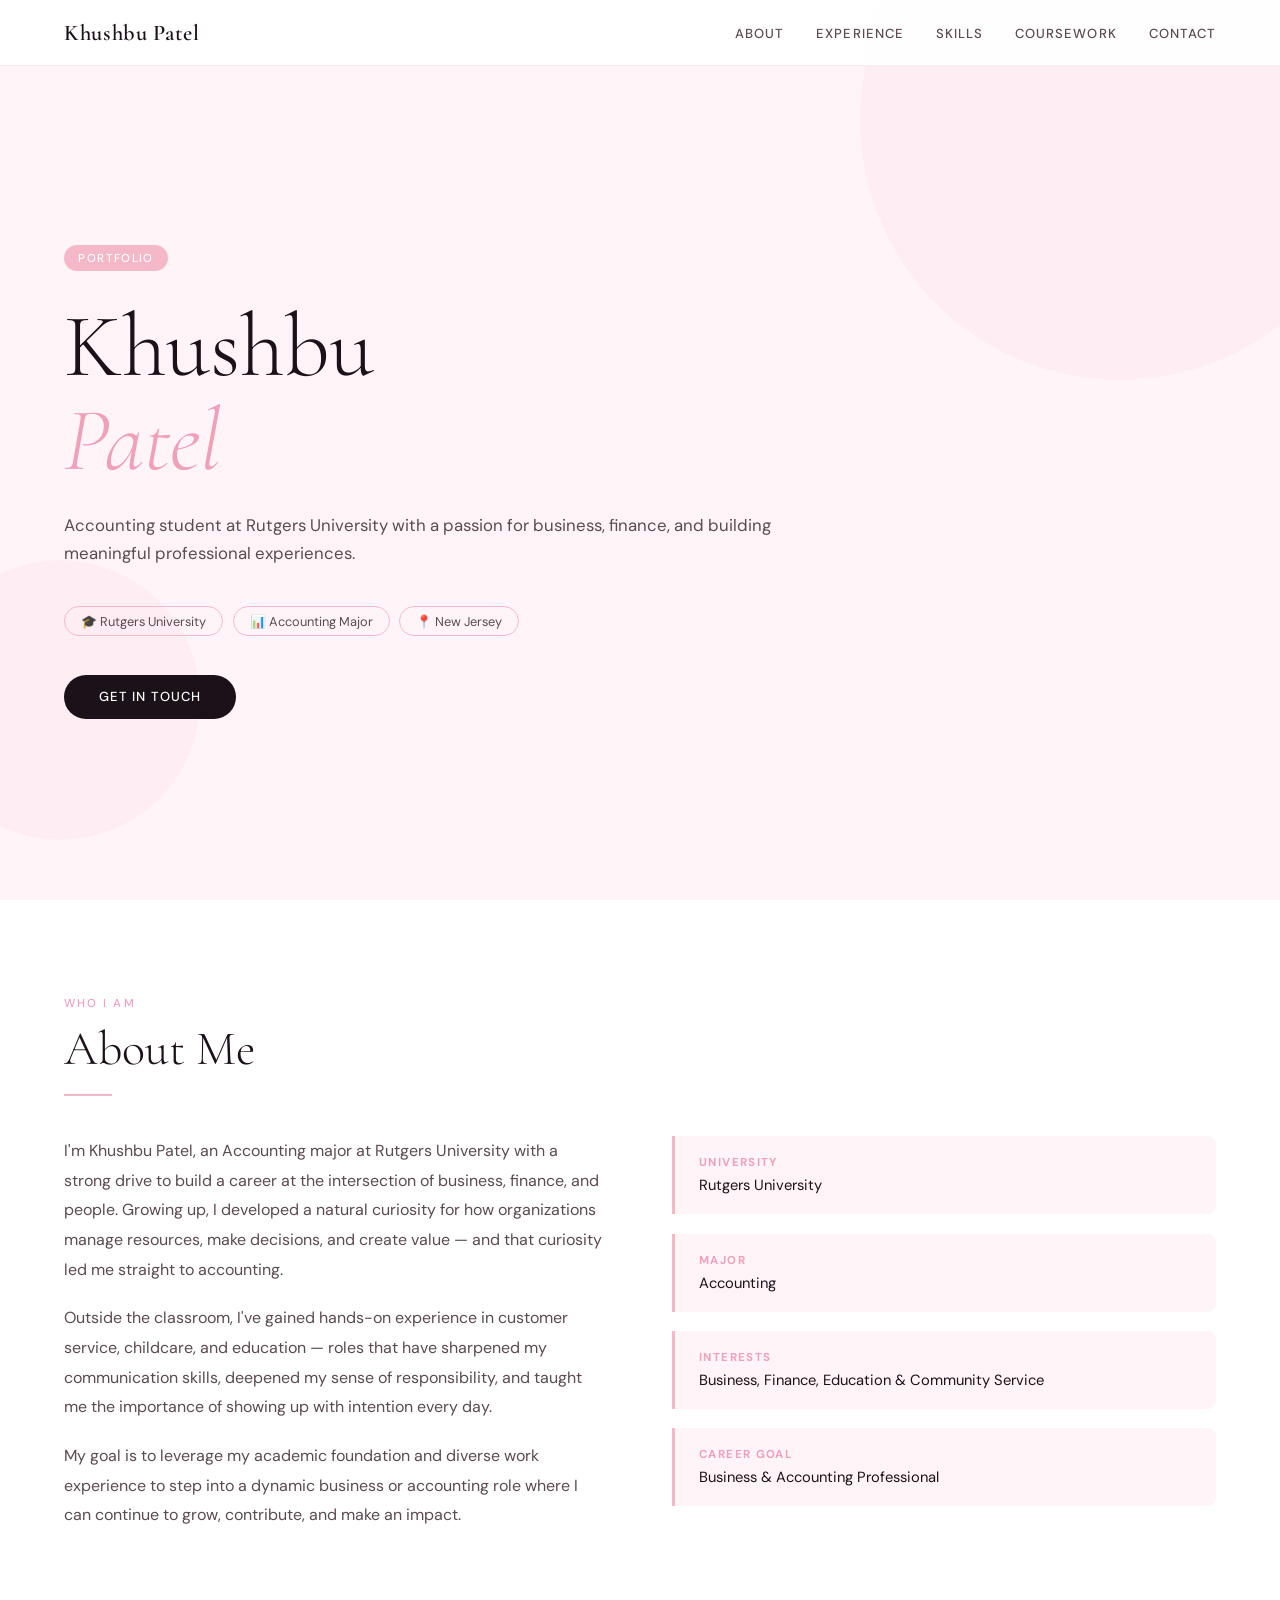
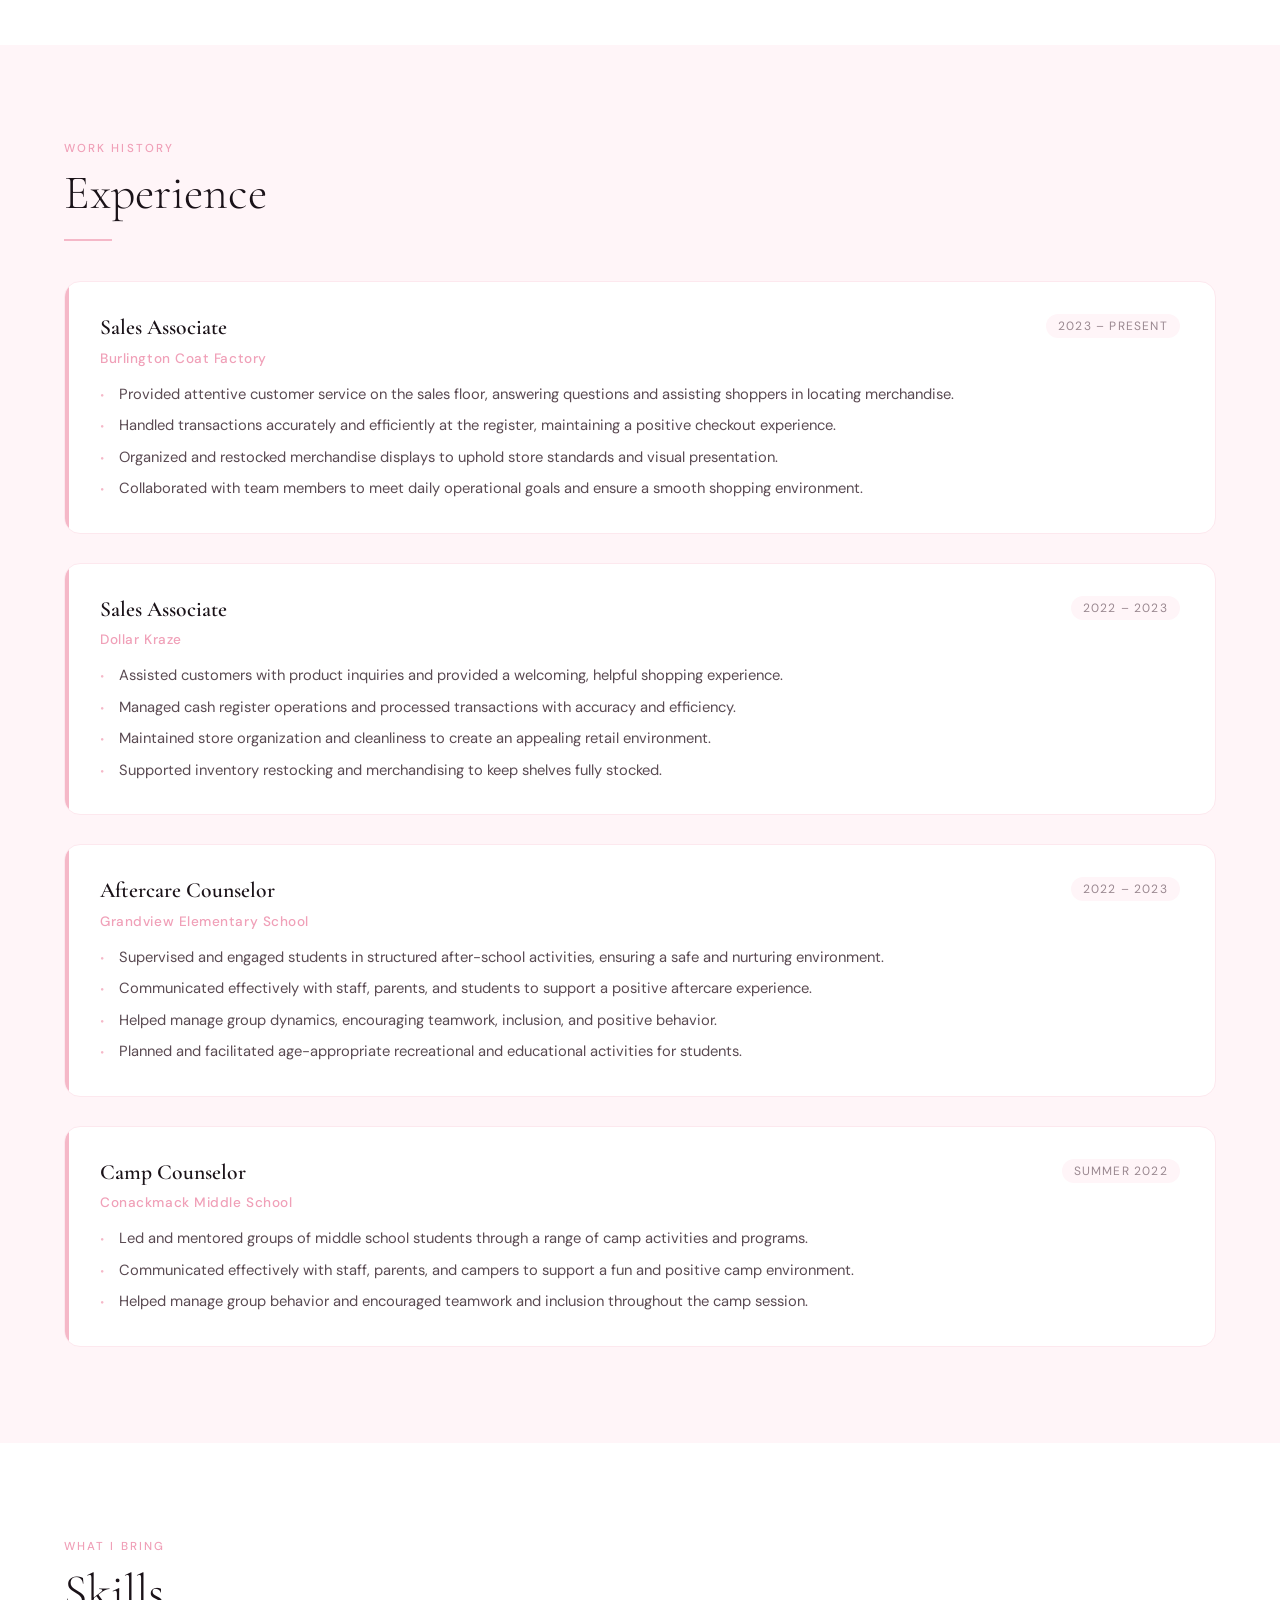
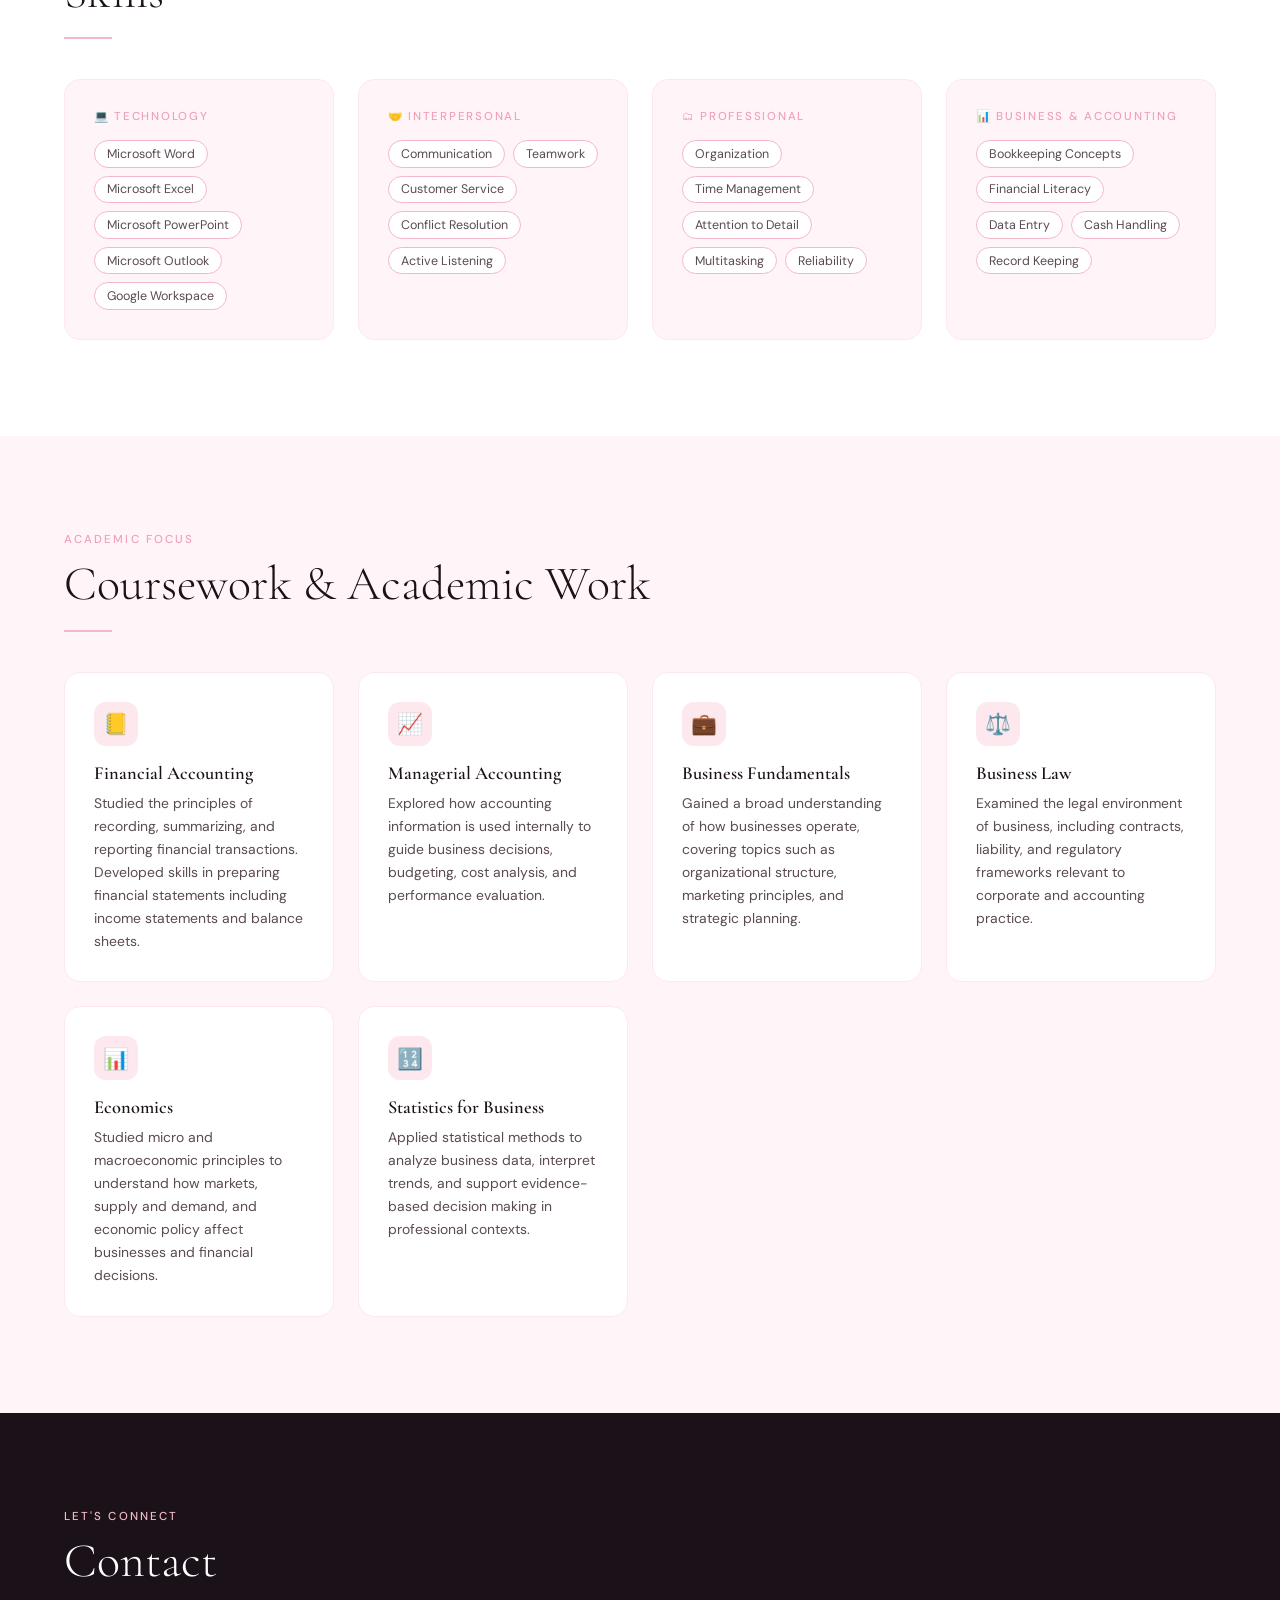
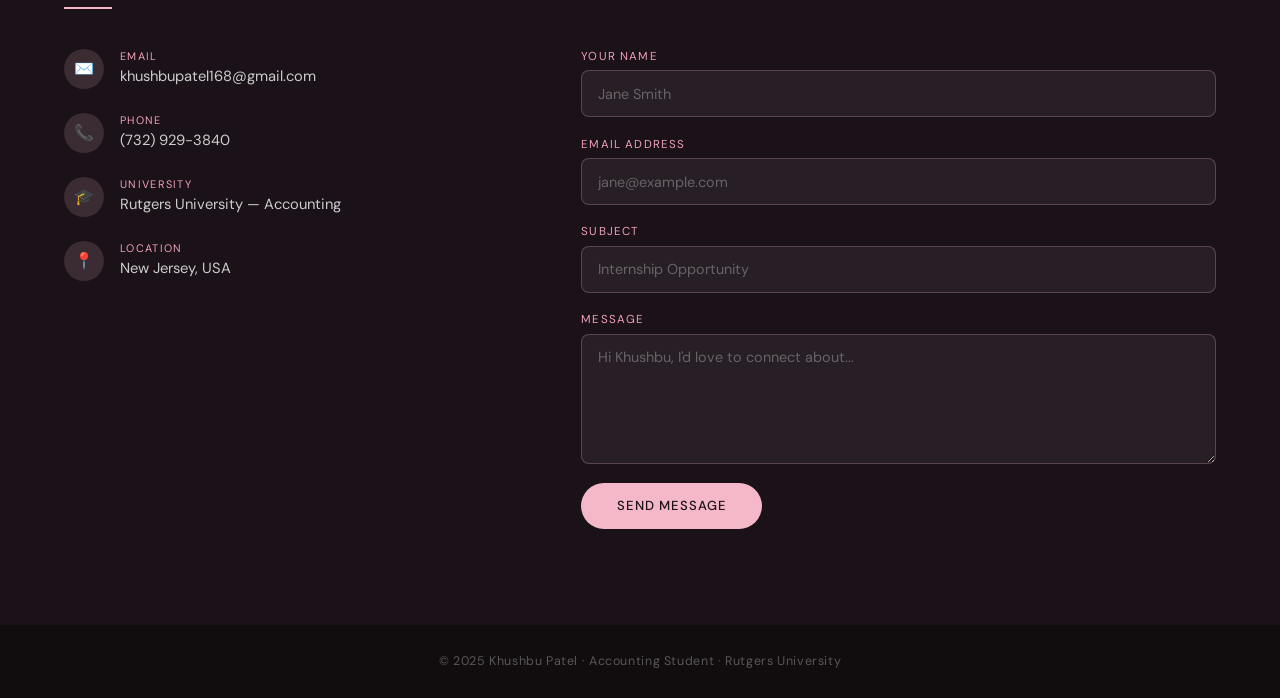
<file: index.html>
<!DOCTYPE html>
<html lang="en">
<head>
  <meta charset="UTF-8" />
  <meta name="viewport" content="width=device-width, initial-scale=1.0"/>
  <title>Khushbu Patel — Portfolio</title>
  <link href="https://fonts.googleapis.com/css2?family=Cormorant+Garamond:ital,wght@0,300;0,400;0,600;1,300;1,400&family=DM+Sans:wght@300;400;500&display=swap" rel="stylesheet"/>
  <link rel="stylesheet" href="styles.css" />
</head>
<body>

<!-- NAV -->
<nav>
  <div class="nav-logo">Khushbu Patel</div>
  <button class="nav-hamburger" id="hamburger" aria-label="Open menu">&#9776;</button>
  <ul class="nav-links" id="navLinks">
    <li><a href="#about">About</a></li>
    <li><a href="#experience">Experience</a></li>
    <li><a href="#skills">Skills</a></li>
    <li><a href="#coursework">Coursework</a></li>
    <li><a href="#contact">Contact</a></li>
  </ul>
</nav>

<!-- HERO -->
<section id="hero">
  <div class="hero-bg-circle c1"></div>
  <div class="hero-bg-circle c2"></div>
  <div class="hero-content">
    <div class="hero-tag">Portfolio</div>
    <h1>Khushbu<br><em>Patel</em></h1>
    <p class="hero-sub">
      Accounting student at Rutgers University with a passion for business, finance, and building meaningful professional experiences.
    </p>
    <div class="hero-pills">
      <span class="pill">🎓 Rutgers University</span>
      <span class="pill">📊 Accounting Major</span>
      <span class="pill">📍 New Jersey</span>
    </div>
    <a href="#contact" class="hero-cta">Get in Touch</a>
  </div>
</section>

<!-- ABOUT -->
<section id="about">
  <div class="section-label">Who I Am</div>
  <div class="section-title">About Me</div>
  <div class="divider"></div>
  <div class="about-grid reveal">
    <div class="about-text">
      <p>
        I'm Khushbu Patel, an Accounting major at Rutgers University with a strong drive to build a career at the intersection of business, finance, and people. Growing up, I developed a natural curiosity for how organizations manage resources, make decisions, and create value — and that curiosity led me straight to accounting.
      </p>
      <p>
        Outside the classroom, I've gained hands-on experience in customer service, childcare, and education — roles that have sharpened my communication skills, deepened my sense of responsibility, and taught me the importance of showing up with intention every day.
      </p>
      <p>
        My goal is to leverage my academic foundation and diverse work experience to step into a dynamic business or accounting role where I can continue to grow, contribute, and make an impact.
      </p>
    </div>
    <div class="about-facts">
      <div class="fact-card">
        <h4>University</h4>
        <p>Rutgers University</p>
      </div>
      <div class="fact-card">
        <h4>Major</h4>
        <p>Accounting</p>
      </div>
      <div class="fact-card">
        <h4>Interests</h4>
        <p>Business, Finance, Education &amp; Community Service</p>
      </div>
      <div class="fact-card">
        <h4>Career Goal</h4>
        <p>Business &amp; Accounting Professional</p>
      </div>
    </div>
  </div>
</section>

<!-- EXPERIENCE -->
<section id="experience">
  <div class="section-label">Work History</div>
  <div class="section-title">Experience</div>
  <div class="divider"></div>
  <div class="exp-grid">

    <div class="exp-card reveal">
      <div class="exp-header">
        <div class="exp-role">Sales Associate</div>
        <div class="exp-date">2023 – Present</div>
      </div>
      <div class="exp-company">Burlington Coat Factory</div>
      <ul class="exp-bullets">
        <li>Provided attentive customer service on the sales floor, answering questions and assisting shoppers in locating merchandise.</li>
        <li>Handled transactions accurately and efficiently at the register, maintaining a positive checkout experience.</li>
        <li>Organized and restocked merchandise displays to uphold store standards and visual presentation.</li>
        <li>Collaborated with team members to meet daily operational goals and ensure a smooth shopping environment.</li>
      </ul>
    </div>

    <div class="exp-card reveal">
      <div class="exp-header">
        <div class="exp-role">Sales Associate</div>
        <div class="exp-date">2022 – 2023</div>
      </div>
      <div class="exp-company">Dollar Kraze</div>
      <ul class="exp-bullets">
        <li>Assisted customers with product inquiries and provided a welcoming, helpful shopping experience.</li>
        <li>Managed cash register operations and processed transactions with accuracy and efficiency.</li>
        <li>Maintained store organization and cleanliness to create an appealing retail environment.</li>
        <li>Supported inventory restocking and merchandising to keep shelves fully stocked.</li>
      </ul>
    </div>

    <div class="exp-card reveal">
      <div class="exp-header">
        <div class="exp-role">Aftercare Counselor</div>
        <div class="exp-date">2022 – 2023</div>
      </div>
      <div class="exp-company">Grandview Elementary School</div>
      <ul class="exp-bullets">
        <li>Supervised and engaged students in structured after-school activities, ensuring a safe and nurturing environment.</li>
        <li>Communicated effectively with staff, parents, and students to support a positive aftercare experience.</li>
        <li>Helped manage group dynamics, encouraging teamwork, inclusion, and positive behavior.</li>
        <li>Planned and facilitated age-appropriate recreational and educational activities for students.</li>
      </ul>
    </div>

    <div class="exp-card reveal">
      <div class="exp-header">
        <div class="exp-role">Camp Counselor</div>
        <div class="exp-date">Summer 2022</div>
      </div>
      <div class="exp-company">Conackmack Middle School</div>
      <ul class="exp-bullets">
        <li>Led and mentored groups of middle school students through a range of camp activities and programs.</li>
        <li>Communicated effectively with staff, parents, and campers to support a fun and positive camp environment.</li>
        <li>Helped manage group behavior and encouraged teamwork and inclusion throughout the camp session.</li>
      </ul>
    </div>

  </div>
</section>

<!-- SKILLS -->
<section id="skills">
  <div class="section-label">What I Bring</div>
  <div class="section-title">Skills</div>
  <div class="divider"></div>
  <div class="skills-grid reveal">

    <div class="skill-category">
      <div class="skill-cat-title">💻 Technology</div>
      <div class="skill-tags">
        <span class="skill-tag">Microsoft Word</span>
        <span class="skill-tag">Microsoft Excel</span>
        <span class="skill-tag">Microsoft PowerPoint</span>
        <span class="skill-tag">Microsoft Outlook</span>
        <span class="skill-tag">Google Workspace</span>
      </div>
    </div>

    <div class="skill-category">
      <div class="skill-cat-title">🤝 Interpersonal</div>
      <div class="skill-tags">
        <span class="skill-tag">Communication</span>
        <span class="skill-tag">Teamwork</span>
        <span class="skill-tag">Customer Service</span>
        <span class="skill-tag">Conflict Resolution</span>
        <span class="skill-tag">Active Listening</span>
      </div>
    </div>

    <div class="skill-category">
      <div class="skill-cat-title">🗂 Professional</div>
      <div class="skill-tags">
        <span class="skill-tag">Organization</span>
        <span class="skill-tag">Time Management</span>
        <span class="skill-tag">Attention to Detail</span>
        <span class="skill-tag">Multitasking</span>
        <span class="skill-tag">Reliability</span>
      </div>
    </div>

    <div class="skill-category">
      <div class="skill-cat-title">📊 Business &amp; Accounting</div>
      <div class="skill-tags">
        <span class="skill-tag">Bookkeeping Concepts</span>
        <span class="skill-tag">Financial Literacy</span>
        <span class="skill-tag">Data Entry</span>
        <span class="skill-tag">Cash Handling</span>
        <span class="skill-tag">Record Keeping</span>
      </div>
    </div>

  </div>
</section>

<!-- COURSEWORK -->
<section id="coursework">
  <div class="section-label">Academic Focus</div>
  <div class="section-title">Coursework &amp; Academic Work</div>
  <div class="divider"></div>
  <div class="course-grid reveal">

    <div class="course-card">
      <div class="course-icon">📒</div>
      <h3>Financial Accounting</h3>
      <p>Studied the principles of recording, summarizing, and reporting financial transactions. Developed skills in preparing financial statements including income statements and balance sheets.</p>
    </div>

    <div class="course-card">
      <div class="course-icon">📈</div>
      <h3>Managerial Accounting</h3>
      <p>Explored how accounting information is used internally to guide business decisions, budgeting, cost analysis, and performance evaluation.</p>
    </div>

    <div class="course-card">
      <div class="course-icon">💼</div>
      <h3>Business Fundamentals</h3>
      <p>Gained a broad understanding of how businesses operate, covering topics such as organizational structure, marketing principles, and strategic planning.</p>
    </div>

    <div class="course-card">
      <div class="course-icon">⚖️</div>
      <h3>Business Law</h3>
      <p>Examined the legal environment of business, including contracts, liability, and regulatory frameworks relevant to corporate and accounting practice.</p>
    </div>

    <div class="course-card">
      <div class="course-icon">📊</div>
      <h3>Economics</h3>
      <p>Studied micro and macroeconomic principles to understand how markets, supply and demand, and economic policy affect businesses and financial decisions.</p>
    </div>

    <div class="course-card">
      <div class="course-icon">🔢</div>
      <h3>Statistics for Business</h3>
      <p>Applied statistical methods to analyze business data, interpret trends, and support evidence-based decision making in professional contexts.</p>
    </div>

  </div>
</section>

<!-- CONTACT -->
<section id="contact">
  <div class="section-label">Let's Connect</div>
  <div class="section-title">Contact</div>
  <div class="divider contact-divider"></div>
  <div class="contact-grid reveal">

    <div class="contact-info">
      <div class="contact-item">
        <div class="contact-icon">✉️</div>
        <div class="contact-item-text">
          <span class="contact-item-label">Email</span>
          <span class="contact-item-value"><a href="mailto:khushbupatel168@gmail.com">khushbupatel168@gmail.com</a></span>
        </div>
      </div>
      <div class="contact-item">
        <div class="contact-icon">📞</div>
        <div class="contact-item-text">
          <span class="contact-item-label">Phone</span>
          <span class="contact-item-value"><a href="tel:+17329293840">(732) 929-3840</a></span>
        </div>
      </div>
      <div class="contact-item">
        <div class="contact-icon">🎓</div>
        <div class="contact-item-text">
          <span class="contact-item-label">University</span>
          <span class="contact-item-value">Rutgers University — Accounting</span>
        </div>
      </div>
      <div class="contact-item">
        <div class="contact-icon">📍</div>
        <div class="contact-item-text">
          <span class="contact-item-label">Location</span>
          <span class="contact-item-value">New Jersey, USA</span>
        </div>
      </div>
    </div>

    <form class="contact-form" id="contactForm">
      <div class="form-group">
        <label for="name">Your Name</label>
        <input type="text" id="name" placeholder="Jane Smith" required />
      </div>
      <div class="form-group">
        <label for="email">Email Address</label>
        <input type="email" id="email" placeholder="jane@example.com" required />
      </div>
      <div class="form-group">
        <label for="subject">Subject</label>
        <input type="text" id="subject" placeholder="Internship Opportunity" />
      </div>
      <div class="form-group">
        <label for="message">Message</label>
        <textarea id="message" placeholder="Hi Khushbu, I'd love to connect about..." required></textarea>
      </div>
      <button type="submit" class="submit-btn" id="submitBtn">Send Message</button>
    </form>

  </div>
</section>

<footer>
  <p>© 2025 Khushbu Patel · Accounting Student · Rutgers University</p>
</footer>

<script src="main.js"></script>
</body>
</html>
</file>
<file: styles.css>
/* ============================================================
   styles.css — Khushbu Patel Portfolio
   ============================================================ */

/* ── CSS VARIABLES ── */
:root {
  --pink:       #f5b8c8;
  --pink-light: #fde8ee;
  --pink-mid:   #f0a0b8;
  --pink-pale:  #fff5f8;
  --dark:       #1a1218;
  --mid:        #5a4a52;
  --light:      #9a8890;
  --white:      #ffffff;
}

/* ── RESET & BASE ── */
*, *::before, *::after {
  margin: 0;
  padding: 0;
  box-sizing: border-box;
}

html {
  scroll-behavior: smooth;
}

body {
  font-family: 'DM Sans', sans-serif;
  background: var(--white);
  color: var(--dark);
  overflow-x: hidden;
}

/* ── NAVIGATION ── */
nav {
  position: fixed;
  top: 0; left: 0; right: 0;
  z-index: 100;
  display: flex;
  justify-content: space-between;
  align-items: center;
  padding: 1.2rem 5%;
  background: rgba(255, 255, 255, 0.92);
  backdrop-filter: blur(12px);
  border-bottom: 1px solid var(--pink-light);
  transition: box-shadow 0.3s;
}

nav.scrolled {
  box-shadow: 0 2px 20px rgba(245, 184, 200, 0.2);
}

.nav-logo {
  font-family: 'Cormorant Garamond', serif;
  font-size: 1.4rem;
  font-weight: 600;
  color: var(--dark);
  letter-spacing: 0.03em;
}

.nav-links {
  display: flex;
  gap: 2rem;
  list-style: none;
}

.nav-links a {
  text-decoration: none;
  font-size: 0.82rem;
  font-weight: 500;
  letter-spacing: 0.08em;
  text-transform: uppercase;
  color: var(--mid);
  transition: color 0.2s;
  position: relative;
  padding-bottom: 2px;
}

.nav-links a::after {
  content: '';
  position: absolute;
  bottom: 0; left: 0;
  width: 0; height: 1px;
  background: var(--pink-mid);
  transition: width 0.25s;
}

.nav-links a:hover { color: var(--pink-mid); }
.nav-links a:hover::after { width: 100%; }

.nav-hamburger {
  display: none;
  background: none;
  border: none;
  font-size: 1.5rem;
  cursor: pointer;
  color: var(--dark);
}

/* ── HERO ── */
#hero {
  min-height: 100vh;
  display: flex;
  align-items: center;
  justify-content: flex-start;
  padding: 8rem 5% 4rem;
  background: var(--pink-pale);
  position: relative;
  overflow: hidden;
}

.hero-bg-circle {
  position: absolute;
  border-radius: 50%;
  background: var(--pink-light);
  opacity: 0.55;
}

.hero-bg-circle.c1 { width: 520px; height: 520px; top: -140px; right: -100px; }
.hero-bg-circle.c2 { width: 280px; height: 280px; bottom: 60px;  left: -80px; }

.hero-content {
  position: relative;
  max-width: 720px;
}

.hero-tag {
  display: inline-block;
  background: var(--pink);
  color: var(--white);
  font-size: 0.72rem;
  font-weight: 500;
  letter-spacing: 0.12em;
  text-transform: uppercase;
  padding: 0.35rem 0.9rem;
  border-radius: 2rem;
  margin-bottom: 1.8rem;
  animation: fadeUp 0.6s ease both;
}

h1 {
  font-family: 'Cormorant Garamond', serif;
  font-size: clamp(3.2rem, 7vw, 6rem);
  font-weight: 300;
  line-height: 1.05;
  color: var(--dark);
  margin-bottom: 0.5rem;
  animation: fadeUp 0.7s 0.1s ease both;
}

h1 em {
  font-style: italic;
  color: var(--pink-mid);
}

.hero-sub {
  font-size: 1.05rem;
  color: var(--mid);
  margin: 1.4rem 0 2.4rem;
  line-height: 1.7;
  animation: fadeUp 0.7s 0.2s ease both;
}

.hero-pills {
  display: flex;
  flex-wrap: wrap;
  gap: 0.6rem;
  animation: fadeUp 0.7s 0.3s ease both;
}

.pill {
  border: 1px solid var(--pink);
  color: var(--mid);
  font-size: 0.8rem;
  padding: 0.35rem 1rem;
  border-radius: 2rem;
  background: transparent;
}

.hero-cta {
  display: inline-block;
  margin-top: 2.4rem;
  background: var(--dark);
  color: var(--white);
  text-decoration: none;
  font-size: 0.82rem;
  font-weight: 500;
  letter-spacing: 0.08em;
  text-transform: uppercase;
  padding: 0.85rem 2.2rem;
  border-radius: 2rem;
  transition: background 0.25s, transform 0.2s;
  animation: fadeUp 0.7s 0.4s ease both;
}

.hero-cta:hover {
  background: var(--pink-mid);
  transform: translateY(-2px);
}

/* ── SECTIONS (shared) ── */
section {
  padding: 6rem 5%;
}

.section-label {
  font-size: 0.72rem;
  font-weight: 500;
  letter-spacing: 0.18em;
  text-transform: uppercase;
  color: var(--pink-mid);
  margin-bottom: 0.6rem;
}

.section-title {
  font-family: 'Cormorant Garamond', serif;
  font-size: clamp(2rem, 4vw, 3rem);
  font-weight: 300;
  color: var(--dark);
  line-height: 1.2;
}

.divider {
  width: 48px;
  height: 2px;
  background: var(--pink);
  margin: 1rem 0 2.5rem;
}

/* ── ABOUT ── */
#about {
  background: var(--white);
}

.about-grid {
  display: grid;
  grid-template-columns: 1fr 1fr;
  gap: 4rem;
  align-items: start;
}

.about-text p {
  font-size: 1rem;
  line-height: 1.85;
  color: var(--mid);
  margin-bottom: 1.2rem;
}

.about-facts {
  display: flex;
  flex-direction: column;
  gap: 1.2rem;
}

.fact-card {
  background: var(--pink-pale);
  border-left: 3px solid var(--pink);
  padding: 1.2rem 1.5rem;
  border-radius: 0 0.5rem 0.5rem 0;
}

.fact-card h4 {
  font-size: 0.72rem;
  letter-spacing: 0.12em;
  text-transform: uppercase;
  color: var(--pink-mid);
  margin-bottom: 0.3rem;
}

.fact-card p {
  font-size: 0.92rem;
  color: var(--dark);
  font-weight: 400;
}

/* ── EXPERIENCE ── */
#experience {
  background: var(--pink-pale);
}

.exp-grid {
  display: flex;
  flex-direction: column;
  gap: 1.8rem;
}

.exp-card {
  background: var(--white);
  border-radius: 1rem;
  padding: 2rem 2.2rem;
  border: 1px solid var(--pink-light);
  transition: box-shadow 0.25s, transform 0.25s;
  position: relative;
  overflow: hidden;
}

.exp-card::before {
  content: '';
  position: absolute;
  left: 0; top: 0; bottom: 0;
  width: 4px;
  background: var(--pink);
}

.exp-card:hover {
  box-shadow: 0 8px 32px rgba(245, 184, 200, 0.25);
  transform: translateY(-3px);
}

.exp-header {
  display: flex;
  justify-content: space-between;
  align-items: flex-start;
  margin-bottom: 0.6rem;
  flex-wrap: wrap;
  gap: 0.5rem;
}

.exp-role {
  font-family: 'Cormorant Garamond', serif;
  font-size: 1.35rem;
  font-weight: 600;
  color: var(--dark);
}

.exp-date {
  font-size: 0.75rem;
  letter-spacing: 0.1em;
  text-transform: uppercase;
  color: var(--light);
  background: var(--pink-pale);
  padding: 0.25rem 0.75rem;
  border-radius: 1rem;
}

.exp-company {
  font-size: 0.85rem;
  font-weight: 500;
  color: var(--pink-mid);
  margin-bottom: 1rem;
  letter-spacing: 0.04em;
}

.exp-bullets {
  list-style: none;
  display: flex;
  flex-direction: column;
  gap: 0.5rem;
}

.exp-bullets li {
  font-size: 0.92rem;
  color: var(--mid);
  line-height: 1.6;
  padding-left: 1.2rem;
  position: relative;
}

.exp-bullets li::before {
  content: '·';
  position: absolute;
  left: 0;
  color: var(--pink);
  font-size: 1.4rem;
  line-height: 1.2;
}

/* ── SKILLS ── */
#skills {
  background: var(--white);
}

.skills-grid {
  display: grid;
  grid-template-columns: repeat(auto-fit, minmax(220px, 1fr));
  gap: 1.5rem;
}

.skill-category {
  background: var(--pink-pale);
  border-radius: 1rem;
  padding: 1.8rem;
  border: 1px solid var(--pink-light);
  transition: transform 0.2s;
}

.skill-category:hover {
  transform: translateY(-4px);
}

.skill-cat-title {
  font-size: 0.72rem;
  letter-spacing: 0.15em;
  text-transform: uppercase;
  color: var(--pink-mid);
  margin-bottom: 1rem;
  font-weight: 500;
}

.skill-tags {
  display: flex;
  flex-wrap: wrap;
  gap: 0.5rem;
}

.skill-tag {
  background: var(--white);
  border: 1px solid var(--pink);
  color: var(--mid);
  font-size: 0.78rem;
  padding: 0.3rem 0.75rem;
  border-radius: 2rem;
}

/* ── COURSEWORK ── */
#coursework {
  background: var(--pink-pale);
}

.course-grid {
  display: grid;
  grid-template-columns: repeat(auto-fit, minmax(260px, 1fr));
  gap: 1.5rem;
}

.course-card {
  background: var(--white);
  border-radius: 1rem;
  padding: 1.8rem;
  border: 1px solid var(--pink-light);
  transition: box-shadow 0.25s, transform 0.25s;
}

.course-card:hover {
  box-shadow: 0 6px 24px rgba(245, 184, 200, 0.2);
  transform: translateY(-3px);
}

.course-icon {
  width: 44px; height: 44px;
  background: var(--pink-light);
  border-radius: 0.75rem;
  display: flex;
  align-items: center;
  justify-content: center;
  font-size: 1.3rem;
  margin-bottom: 1rem;
}

.course-card h3 {
  font-family: 'Cormorant Garamond', serif;
  font-size: 1.15rem;
  font-weight: 600;
  color: var(--dark);
  margin-bottom: 0.5rem;
}

.course-card p {
  font-size: 0.87rem;
  color: var(--mid);
  line-height: 1.65;
}

/* ── CONTACT ── */
#contact {
  background: var(--dark);
}

#contact .section-label { color: var(--pink); }
#contact .section-title { color: var(--white); }

.contact-divider {
  background: var(--pink);
}

.contact-grid {
  display: grid;
  grid-template-columns: 1fr 1.4fr;
  gap: 4rem;
  align-items: start;
}

.contact-info {
  display: flex;
  flex-direction: column;
  gap: 1.5rem;
}

.contact-item {
  display: flex;
  align-items: flex-start;
  gap: 1rem;
}

.contact-icon {
  width: 40px; height: 40px;
  min-width: 40px;
  background: rgba(245, 184, 200, 0.15);
  border-radius: 50%;
  display: flex;
  align-items: center;
  justify-content: center;
  font-size: 1rem;
}

.contact-item-text {
  display: flex;
  flex-direction: column;
}

.contact-item-label {
  font-size: 0.68rem;
  letter-spacing: 0.12em;
  text-transform: uppercase;
  color: var(--pink-mid);
  margin-bottom: 0.2rem;
}

.contact-item-value {
  font-size: 0.92rem;
  color: #ccc;
}

.contact-item-value a {
  color: #ccc;
  text-decoration: none;
  transition: color 0.2s;
}

.contact-item-value a:hover {
  color: var(--pink);
}

/* Contact Form */
.contact-form {
  display: flex;
  flex-direction: column;
  gap: 1.2rem;
}

.form-group {
  display: flex;
  flex-direction: column;
  gap: 0.4rem;
}

.form-group label {
  font-size: 0.72rem;
  letter-spacing: 0.1em;
  text-transform: uppercase;
  color: var(--pink-mid);
}

.form-group input,
.form-group textarea {
  background: rgba(255, 255, 255, 0.06);
  border: 1px solid rgba(245, 184, 200, 0.25);
  border-radius: 0.5rem;
  padding: 0.85rem 1rem;
  color: var(--white);
  font-family: 'DM Sans', sans-serif;
  font-size: 0.9rem;
  outline: none;
  transition: border-color 0.2s;
}

.form-group input:focus,
.form-group textarea:focus {
  border-color: var(--pink-mid);
}

.form-group textarea {
  resize: vertical;
  min-height: 130px;
}

.form-group input::placeholder,
.form-group textarea::placeholder {
  color: rgba(255, 255, 255, 0.3);
}

.submit-btn {
  align-self: flex-start;
  background: var(--pink);
  color: var(--dark);
  border: none;
  padding: 0.9rem 2.2rem;
  border-radius: 2rem;
  font-family: 'DM Sans', sans-serif;
  font-size: 0.82rem;
  font-weight: 500;
  letter-spacing: 0.08em;
  text-transform: uppercase;
  cursor: pointer;
  transition: background 0.2s, transform 0.2s;
}

.submit-btn:hover {
  background: var(--pink-mid);
  transform: translateY(-2px);
}

.submit-btn.sent {
  background: #b8e6c8;
  color: var(--dark);
  cursor: default;
  transform: none;
}

/* ── FOOTER ── */
footer {
  text-align: center;
  padding: 1.8rem;
  background: #110d0f;
  color: rgba(255, 255, 255, 0.3);
  font-size: 0.78rem;
  letter-spacing: 0.05em;
}

/* ── SCROLL REVEAL ── */
.reveal {
  opacity: 0;
  transform: translateY(24px);
  transition: opacity 0.65s ease, transform 0.65s ease;
}

.reveal.visible {
  opacity: 1;
  transform: translateY(0);
}

/* ── KEYFRAMES ── */
@keyframes fadeUp {
  from { opacity: 0; transform: translateY(22px); }
  to   { opacity: 1; transform: translateY(0); }
}

/* ── RESPONSIVE ── */
@media (max-width: 900px) {
  .about-grid,
  .contact-grid {
    grid-template-columns: 1fr;
    gap: 2.5rem;
  }
}

@media (max-width: 768px) {
  .nav-links {
    display: none;
    flex-direction: column;
    position: absolute;
    top: 100%;
    left: 0; right: 0;
    background: var(--white);
    border-top: 1px solid var(--pink-light);
    padding: 1rem 5%;
    gap: 1rem;
  }

  .nav-links.open {
    display: flex;
  }

  .nav-hamburger {
    display: block;
  }

  h1 { font-size: 2.8rem; }

  .skills-grid {
    grid-template-columns: 1fr;
  }

  .course-grid {
    grid-template-columns: 1fr;
  }
}
</file>
